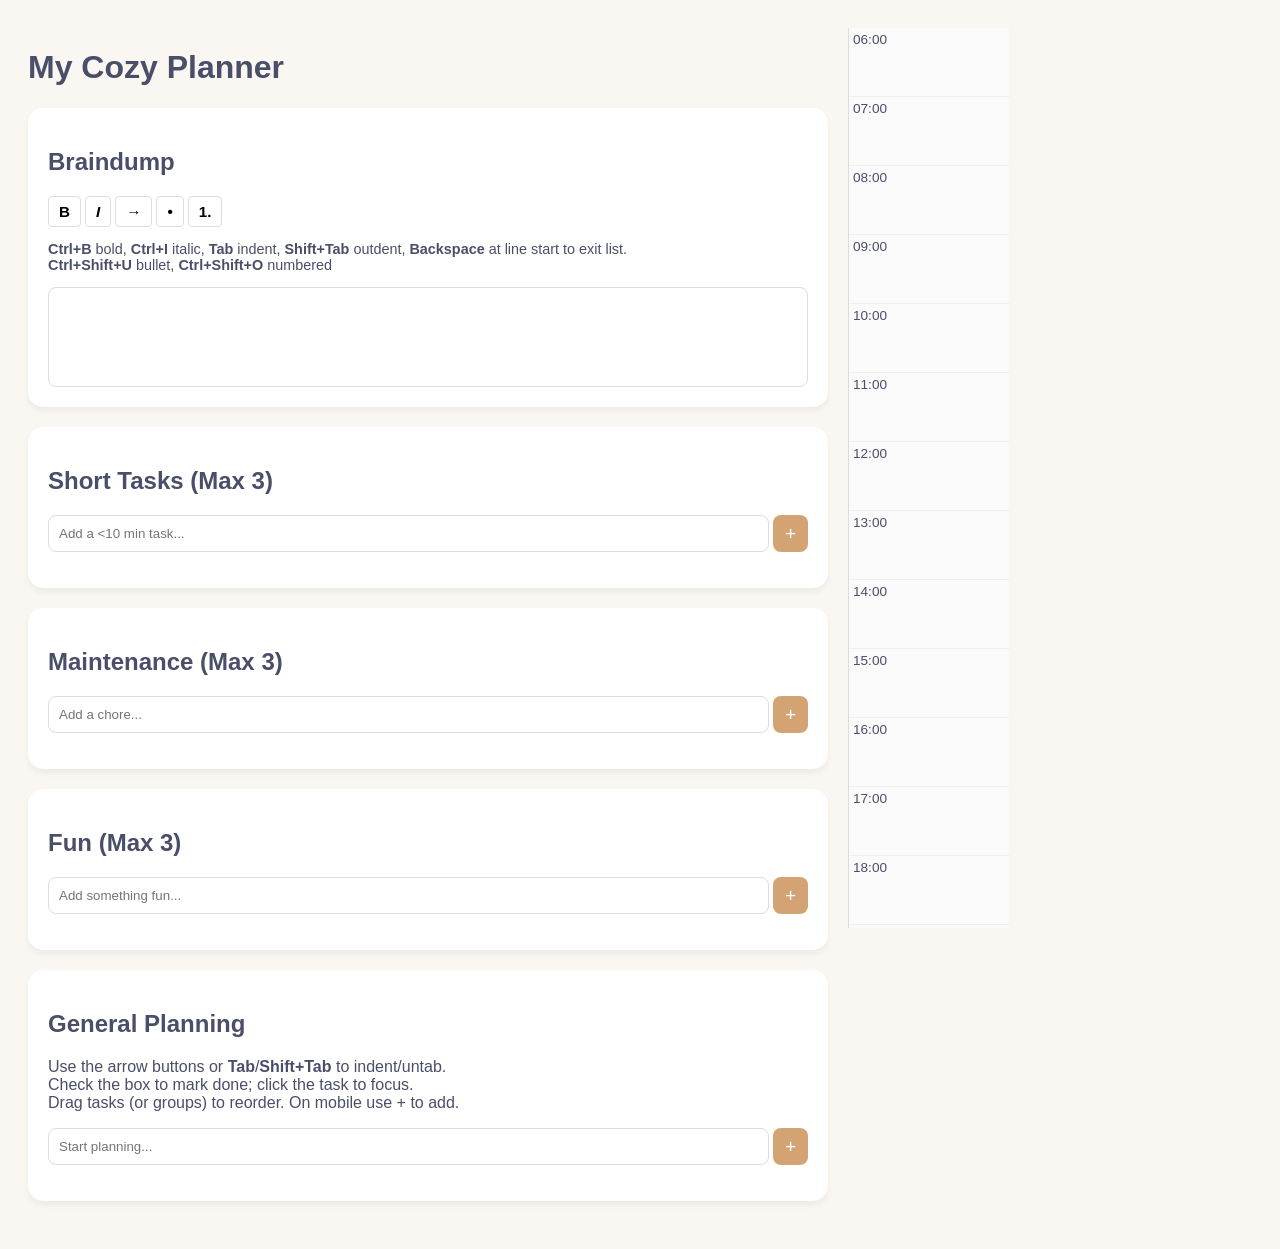
<file: index.html>
<!DOCTYPE html>
<html lang="en">
<head>
    <meta charset="UTF-8">
    <meta name="viewport" content="width=device-width, initial-scale=1.0">
    <title>Cozy Day Planner</title>
    <link rel="stylesheet" href="planner.css">
</head>
<body>

    <div class="main-content">
        <div class="planner-container">
            <header>
                <h1>My Cozy Planner</h1>
            </header>

        <section class="section">
            <h2>Braindump</h2>
            <div class="braindump-toolbar">
                <button id="btn-bold" title="Bold (Ctrl+B)"><b>B</b></button>
                <button id="btn-italic" title="Italic (Ctrl+I)"><i>I</i></button>
                <button id="btn-indent" title="Indent (Tab)">→</button>
                <button id="btn-bullet" title="Bullet List">•</button>
                <button id="btn-number" title="Numbered List">1.</button>
            </div>
            <p class="hint" style="font-size: 0.9em;"><b>Ctrl+B</b> bold, <b>Ctrl+I</b> italic, <b>Tab</b> indent, <b>Shift+Tab</b> outdent, <b>Backspace</b> at line start to exit list.<br><b>Ctrl+Shift+U</b> bullet, <b>Ctrl+Shift+O</b> numbered</p>
            <div id="braindump" class="braindump-editor" contenteditable="true" role="textbox" aria-label="Braindump text area"></div>
        </section>

        <div class="task-grid">
            <div class="section restricted" data-limit="3" id="short-tasks">
                <h2>Short Tasks (Max 3)</h2>
                <div class="input-group">
                    <input type="text" placeholder="Add a <10 min task..." class="task-input">
                    <button class="add-btn">+</button>
                </div>
                <ul class="task-list"></ul>
            </div>

            <div class="section restricted" data-limit="3" id="maintenance-tasks">
                <h2>Maintenance (Max 3)</h2>
                <div class="input-group">
                    <input type="text" placeholder="Add a chore..." class="task-input">
                    <button class="add-btn">+</button>
                </div>
                <ul class="task-list"></ul>
            </div>

            <div class="section restricted" data-limit="3" id="fun-tasks">
                <h2>Fun (Max 3)</h2>
                <div class="input-group">
                    <input type="text" placeholder="Add something fun..." class="task-input">
                    <button class="add-btn">+</button>
                </div>
                <ul class="task-list"></ul>
            </div>
        </div>

        <section class="section" id="general-planning">
            <h2>General Planning</h2>
            <p class="hint">Use the arrow buttons or <b>Tab</b>/<b>Shift+Tab</b> to indent/untab.<br>Check the box to mark done; click the task to focus.<br>Drag tasks (or groups) to reorder. On mobile use + to add.</p>
            <div class="input-group">
                <input type="text" id="general-input" placeholder="Start planning...">
                <button id="general-add" class="add-btn">+</button>
            </div>
            <ul id="general-list" class="task-list"></ul>
        </section>
        </div> <!-- planner-container -->
        <div class="time-blocker" id="time-blocker"></div>
        <!-- Event modal -->
        <div id="event-modal" class="modal hidden" role="dialog" aria-modal="true" aria-labelledby="modal-title">
            <div class="modal-content">
                <h3 id="modal-title">Create Time Block</h3>
                <label>Label<br><input type="text" id="evt-label" placeholder="Meeting"></label>
                <label>Start<br><input type="time" id="evt-start"></label>
                <label>End<br><input type="time" id="evt-end"></label>
                <label>Color<br><input type="color" id="evt-color" value="#336699"></label>
                <div class="modal-actions">
                    <button id="evt-save">Save</button>
                    <button id="evt-delete" class="danger" style="display:none">Delete</button>
                    <button id="evt-cancel">Cancel</button>
                </div>
            </div>
        </div>
    </div> <!-- main-content -->

    <script src="planner.js"></script>
</body>
</html>
</file>
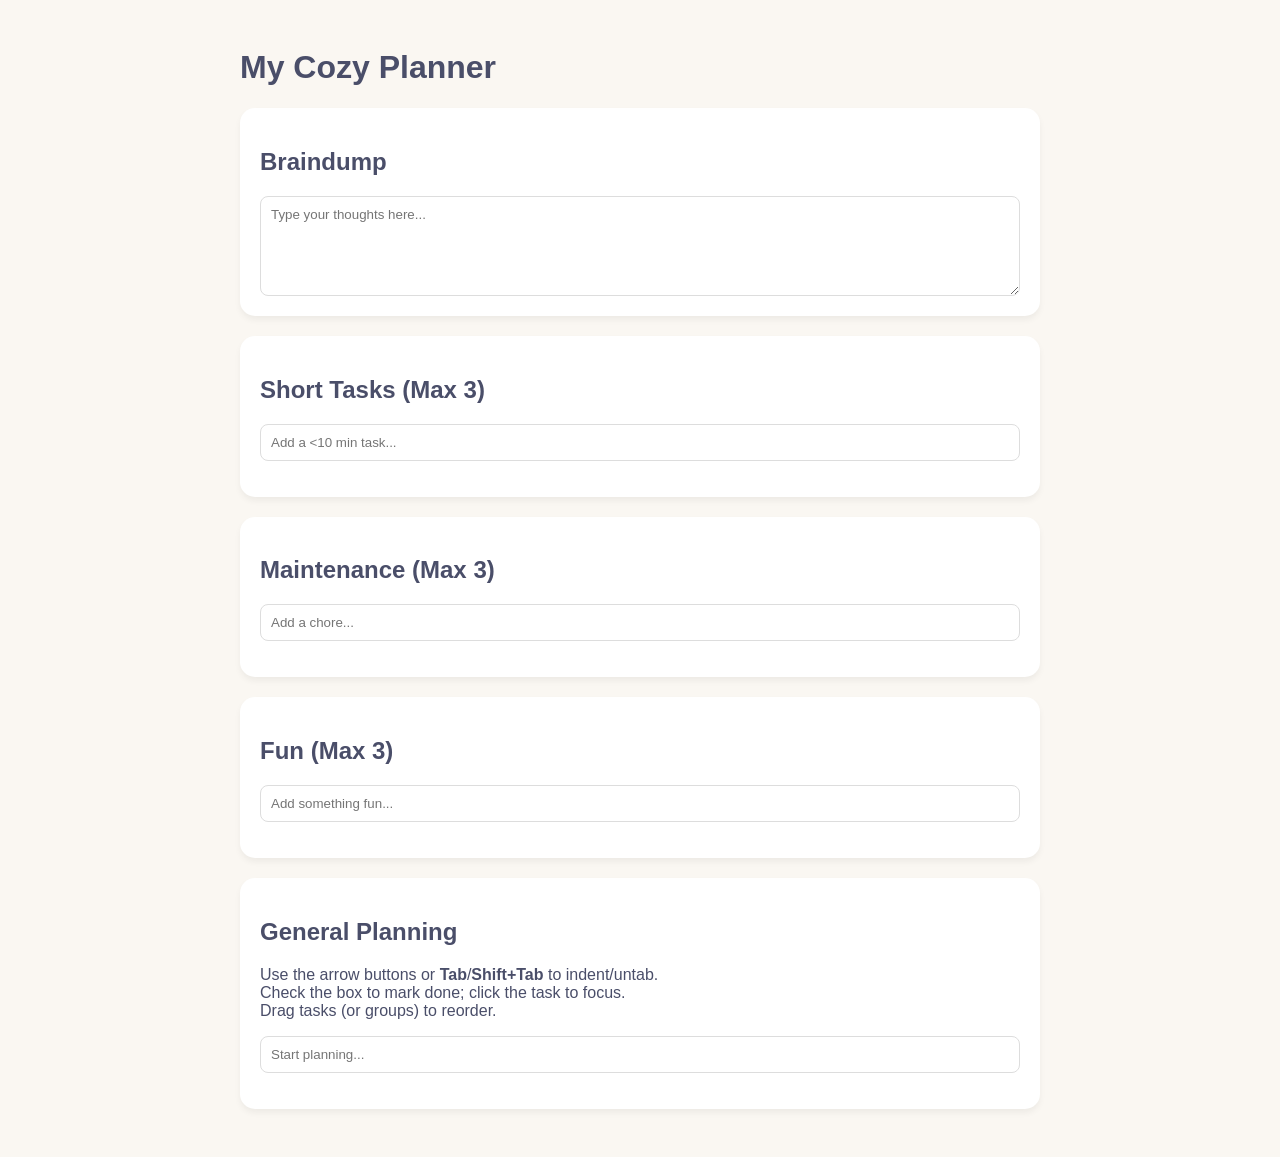
<file: planner.html>
<!DOCTYPE html>
<html lang="en">
<head>
    <meta charset="UTF-8">
    <meta name="viewport" content="width=device-width, initial-scale=1.0">
    <title>Cozy Day Planner</title>
    <link rel="stylesheet" href="planner.css">
</head>
<body>

    <div class="planner-container">
        <header>
            <h1>My Cozy Planner</h1>
        </header>

        <section class="section">
            <h2>Braindump</h2>
            <textarea id="braindump" placeholder="Type your thoughts here..."></textarea>
        </section>

        <div class="task-grid">
            <div class="section restricted" data-limit="3" id="short-tasks">
                <h2>Short Tasks (Max 3)</h2>
                <input type="text" placeholder="Add a <10 min task..." class="task-input">
                <ul class="task-list"></ul>
            </div>

            <div class="section restricted" data-limit="3" id="maintenance-tasks">
                <h2>Maintenance (Max 3)</h2>
                <input type="text" placeholder="Add a chore..." class="task-input">
                <ul class="task-list"></ul>
            </div>

            <div class="section restricted" data-limit="3" id="fun-tasks">
                <h2>Fun (Max 3)</h2>
                <input type="text" placeholder="Add something fun..." class="task-input">
                <ul class="task-list"></ul>
            </div>
        </div>

        <section class="section" id="general-planning">
            <h2>General Planning</h2>
            <p class="hint">Use the arrow buttons or <b>Tab</b>/<b>Shift+Tab</b> to indent/untab.<br>Check the box to mark done; click the task to focus.<br>Drag tasks (or groups) to reorder.</p>
            <input type="text" id="general-input" placeholder="Start planning...">
            <ul id="general-list" class="task-list"></ul>
        </section>
    </div>

    <script src="planner.js"></script>
</body>
</html>
</file>
<file: planner.css>
:root {
    --bg-color: #faf7f2;
    --accent-color: #d4a373;
    --text-color: #4a4e69;
    --error-color: #e5989b;
}

body {
    background-color: var(--bg-color);
    font-family: 'Segoe UI', Tahoma, Geneva, Verdana, sans-serif;
    color: var(--text-color);
    display: flex;
    justify-content: center;
    padding: 20px;
}

/* layout for planner + time blocker */
.main-content {
    display: flex;
    width: 100%;
}

.time-blocker {
    width: 160px;
    border-left: 1px solid #ddd;
    margin-left: 20px;
    position: sticky;
    top: 0;
    height: 100vh;
    overflow-y: auto;
    background: #fafafa;
}
.time-blocker .hour-block {
    height: 60px;
    border-bottom: 1px solid #eee;
    padding: 4px;
    font-size: 0.85em;
    cursor: pointer;
    position: relative;
}
.time-blocker .hour-label {
    position: absolute;
    left: 4px;
    top: 4px;
}
.time-blocker .event {
    position: absolute;
    top: 0;
    left: 0;
    right: 0;
    bottom: 0;
    padding-left: 30px;
    font-size: 0.8em;
    color: white;
}

/* rendered time-block events inside the time-blocker */
.time-blocker .tb-event {
    position: absolute;
    left: 8px;
    right: 8px;
    border-radius: 8px;
    color: #fff;
    padding: 6px 8px;
    box-sizing: border-box;
    font-size: 0.85em;
    overflow: hidden;
    cursor: pointer;
}

/* modal styles for creating/editing time blocks */
.modal {
    position: fixed;
    inset: 0;
    display: flex;
    align-items: center;
    justify-content: center;
    background: rgba(0,0,0,0.35);
    z-index: 60;
}
.modal.hidden { display: none; }
.modal-content {
    background: white;
    padding: 16px;
    border-radius: 10px;
    box-shadow: 0 8px 30px rgba(0,0,0,0.2);
    width: 320px;
}
.modal-content h3 { margin-top: 0; }
.modal-content label { display: block; margin-bottom: 8px; font-size: 0.9em; }
.modal-content input[type="text"], .modal-content input[type="time"], .modal-content input[type="color"] {
    width: 100%;
    padding: 6px 8px;
    box-sizing: border-box;
    margin-top: 4px;
}
.modal-actions { display: flex; justify-content: flex-end; gap: 8px; margin-top: 8px; }
.modal-actions button { padding: 6px 10px; border-radius: 6px; cursor: pointer; }
.modal-actions #evt-save { background: var(--accent-color); color: white; border: none; }
.modal-actions #evt-cancel { background: transparent; border: 1px solid #ddd; }

.planner-container {
    max-width: 800px;
    width: 100%;
}

.section {
    background: white;
    padding: 20px;
    margin-bottom: 20px;
    border-radius: 15px;
    box-shadow: 0 4px 6px rgba(0,0,0,0.05);
}

textarea {
    width: 100%;
    height: 100px;
    border: 1px solid #ddd;
    border-radius: 8px;
    padding: 10px;
    resize: vertical;
}

input[type="text"] {
    width: 100%;
    padding: 10px;
    border: 1px solid #ddd;
    border-radius: 8px;
    box-sizing: border-box;
}

.task-list {
    list-style: none;
    padding: 0;
}

.task-item {
    padding: 8px 0;
    border-bottom: 1px solid #eee;
}

/* Indentation Classes (multiple levels) */
.indent-level-1 { margin-left: 30px; color: #888; }
.indent-level-2 { margin-left: 60px; color: #777; }
.indent-level-3 { margin-left: 90px; color: #666; }
/* fallback for any single-class use */
.indent { margin-left: 30px; color: #888; }

/* dragging styles */
.task-item.dragging {
    opacity: 0.4;
}
/* Shake Animation */
.shake {
    animation: shake 0.4s ease-in-out;
    border-color: var(--error-color) !important;
}

@keyframes shake {
    0%, 100% { transform: translateX(0); }
    25% { transform: translateX(-5px); }
    75% { transform: translateX(5px); }
}
textarea {
    display: block;          /* Removes the "text baseline" alignment issues */
    width: 100%;             /* Ensures it spans the full container */
    box-sizing: border-box;  /* Includes padding/border in the width calculation */
    margin-top: 10px;        /* Adds a consistent gap below the title */
    border: 1px solid #ddd;
    border-radius: 8px;
    padding: 10px;
    font-family: inherit;    /* Ensures text inside matches the rest of the app */
    resize: vertical;        /* Only allow vertical stretching to keep width stable */
    overflow: hidden;        /* hide scrollbar when auto-expanding */
}

/* Braindump editor (contenteditable) */
.braindump-toolbar {
    display: flex;
    gap: 4px;
    margin-bottom: 8px;
    flex-wrap: wrap;
}

.braindump-toolbar button {
    background: white;
    border: 1px solid #ddd;
    border-radius: 4px;
    padding: 6px 10px;
    cursor: pointer;
    font-weight: bold;
    transition: all 0.2s ease;
    font-size: 0.95em;
}

.braindump-toolbar button:hover {
    background: #f5f5f5;
    border-color: var(--accent-color);
    color: var(--accent-color);
}

.braindump-toolbar button:active {
    background: #efefef;
}

.braindump-editor {
    display: block;
    width: 100%;
    min-height: 100px;
    box-sizing: border-box;
    margin-top: 10px;
    border: 1px solid #ddd;
    border-radius: 8px;
    padding: 10px;
    font-family: inherit;
    line-height: 1.5;
    white-space: pre-wrap;
    word-wrap: break-word;
    outline: none;
}

/* Nested list styling */
.braindump-editor ol {
    list-style-type: decimal;
}

.braindump-editor ol ol {
    list-style-type: lower-alpha;
}

.braindump-editor ol ol ol {
    list-style-type: lower-roman;
}

.braindump-editor ul {
    list-style-type: disc;
}

.braindump-editor ul ul {
    list-style-type: circle;
}

.braindump-editor ul ul ul {
    list-style-type: square;
}

.braindump-editor:focus {
    border-color: var(--accent-color);
    box-shadow: 0 0 0 2px rgba(212, 163, 115, 0.1);
}

/* Style for completed tasks */
.completed {
    text-decoration: line-through;
    color: #a0a0a0;
    opacity: 0.6;
}

/* Give the user a hint that they can click these */
.task-item {
    cursor: grab;
    user-select: none; /* Prevents text highlighting while clicking */
    transition: all 0.2s ease;
    display: flex;
    align-items: center;
}
.task-item:active {
    cursor: grabbing;
}

/* group border to visually tie child items to parent */
.task-item.indent-level-1,
.task-item.indent-level-2,
.task-item.indent-level-3 {
    border-left: 2px solid #ccc;
    padding-left: 6px;
}

/* input group for mobile-friendly add button */
.input-group {
    display: flex;
    gap: 4px;
}
.input-group .add-btn {
    width: 36px;
    background: var(--accent-color);
    color: white;
    border: none;
    border-radius: 8px;
    cursor: pointer;
    font-size: 1.2em;
    line-height: 1;
}

/* reuse delete button styles for general tasks */
.task-item .delete-btn {
    margin-left: auto;
    background: transparent;
    border: none;
    color: #e5989b;
    cursor: pointer;
    font-size: 1em;
}
.task-item .delete-btn:hover {
    color: var(--error-color);
}
.input-group .add-btn:active {
    background: #c98959;
}

/* task-item delete button */
.task-item .delete-btn {
    margin-left: auto;
    background: transparent;
    border: none;
    color: #e5989b;
    cursor: pointer;
    font-size: 1em;
}
.task-item .delete-btn:hover {
    color: var(--error-color);
}

/* checkbox at start */
.task-item input.complete-checkbox {
    margin-right: 8px;
}

/* indent/outdent button styles */
.task-item .controls {
    display: inline-flex;
    margin-left: auto; /* push controls to the right */
}
.task-item .controls button {
    background: none;
    border: none;
    cursor: pointer;
    font-size: 0.9em;
    padding: 2px 4px;
    margin-left: 4px;
}
.task-item.dragging {
    opacity: 0.4;
}
.task-item:hover {
    background-color: #fdfaf6;
}
</file>
